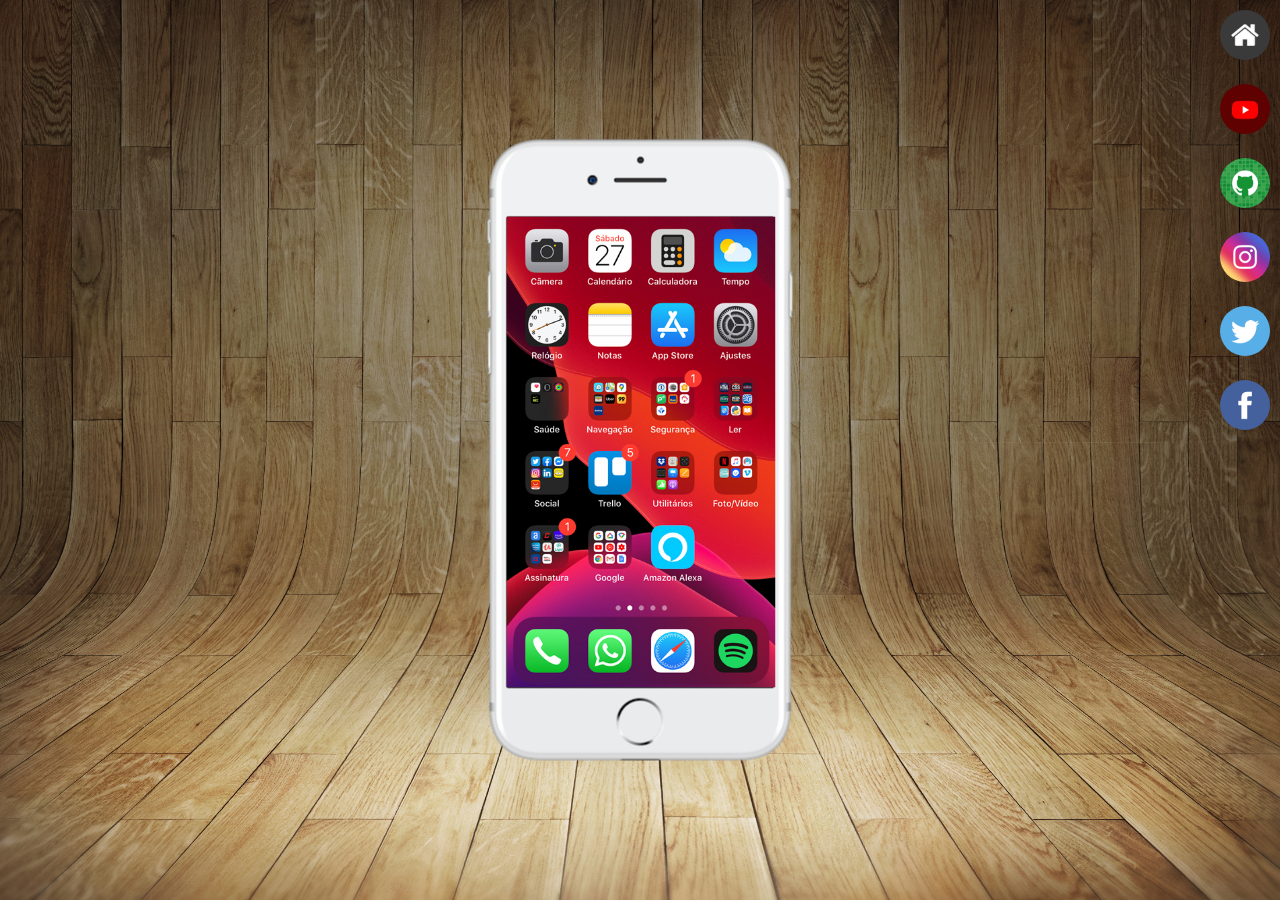
<file: index.html>
<!DOCTYPE html>
<html lang="pt-br">

<head>
    <meta charset="UTF-8">
    <meta http-equiv="X-UA-Compatible" content="IE=edge">
    <meta name="viewport" content="width=device-width, initial-scale=1.0">
    <title>Portifolio</title>
    <link rel="shortcut icon" href="Dapino.ico" type="image/x-icon">
    <link rel="stylesheet" href="style.css">
</head>

<body>
    <main>
        <section id="telefone">
            <iframe src="home.html" name="tela" id="tela" frameborder="0"></iframe>
        </section>
        <section id="redes-sociais">
            <a href="home.html" target="tela"><img src="imagens/logo-home.jpg" alt="Home"></a><br>
            <a href="youtube.html" target="tela"><img src="imagens/logo-youtube.jpg" alt="Youtube"></a><br>
            <a href="github.html" target="tela"><img src="imagens/logo-github.jpg" alt="GitHub"></a><br>
            <a href="instagram.html" target="tela"><img src="imagens/logo-instagram.jpg" alt="Instagram"></a><br>
            <a href="twitter.html" target="tela"><img src="imagens/logo-twitter.jpg" alt="Twitter"></a><br>
            <a href="facebook.html" target="tela"><img src="imagens/logo-facebook.jpg" alt="Facebook"></a>
        </section>
    </main>
</body>

</html>
</file>
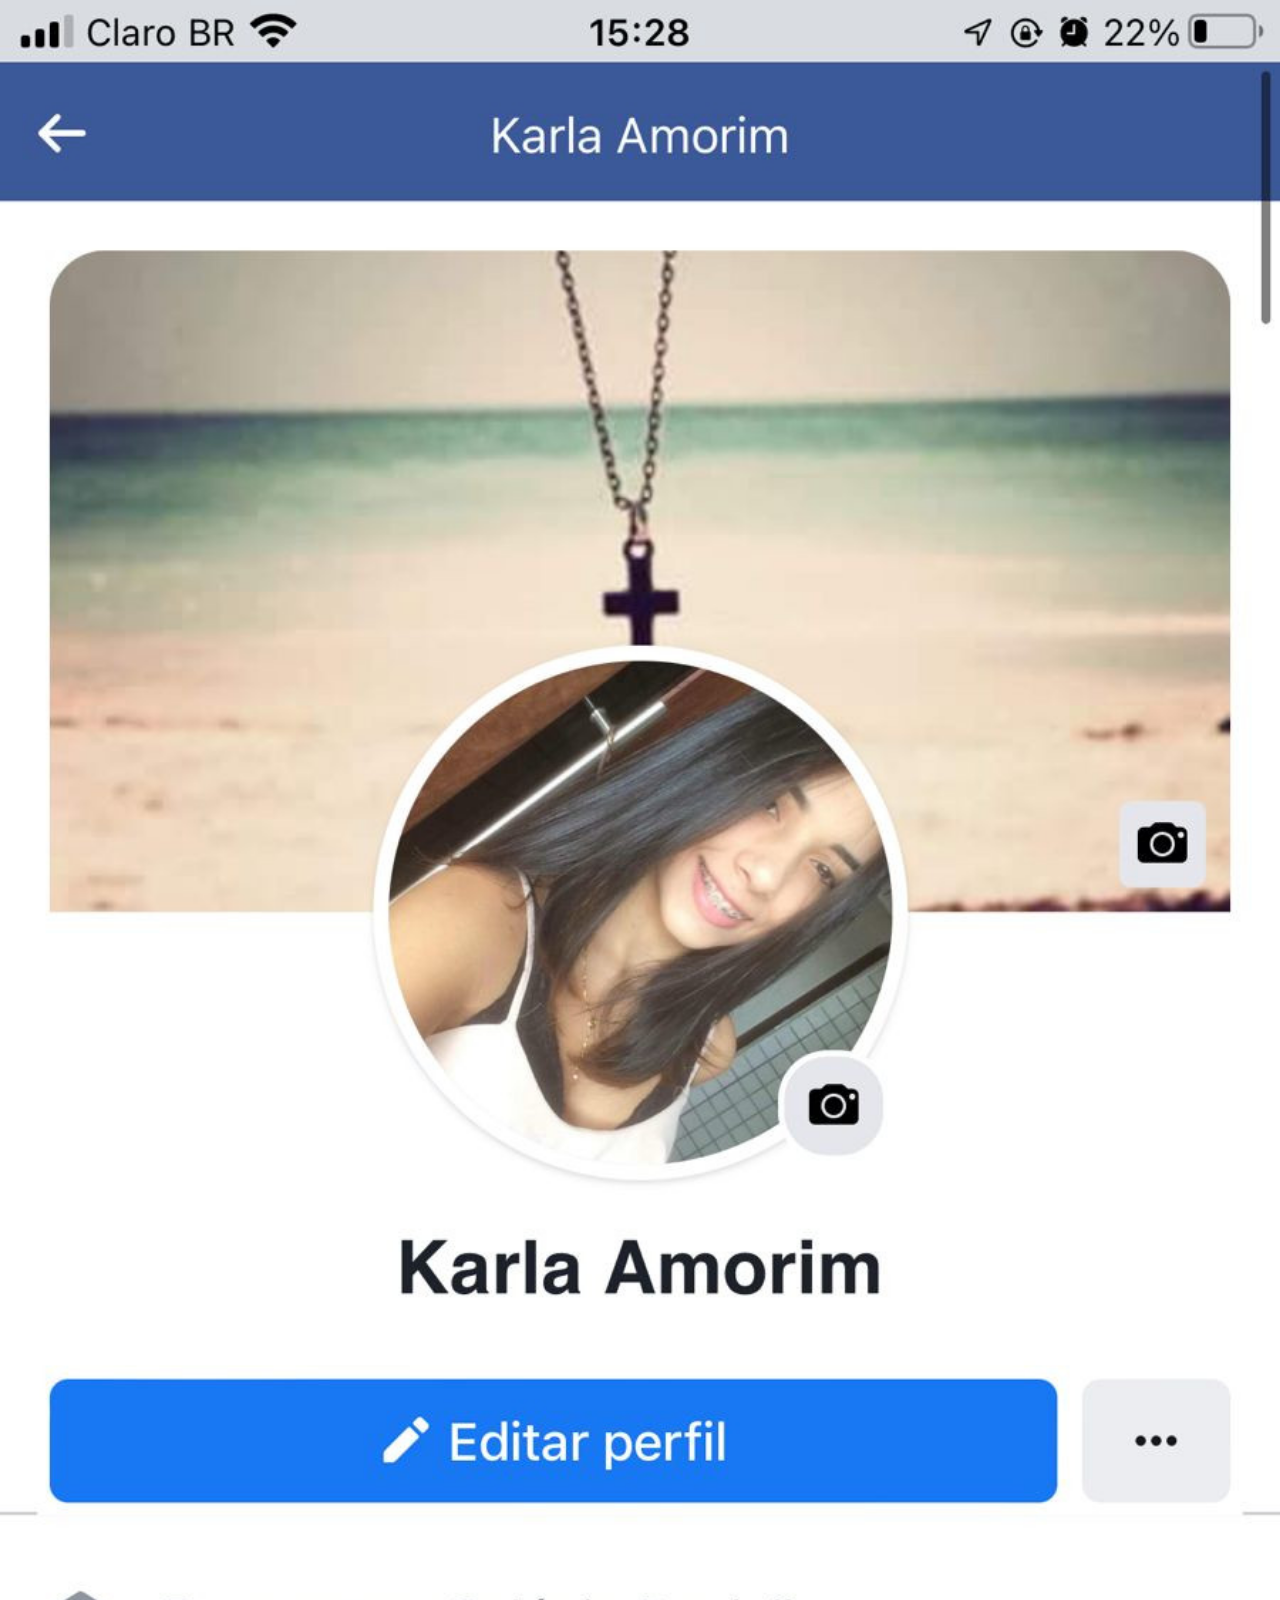
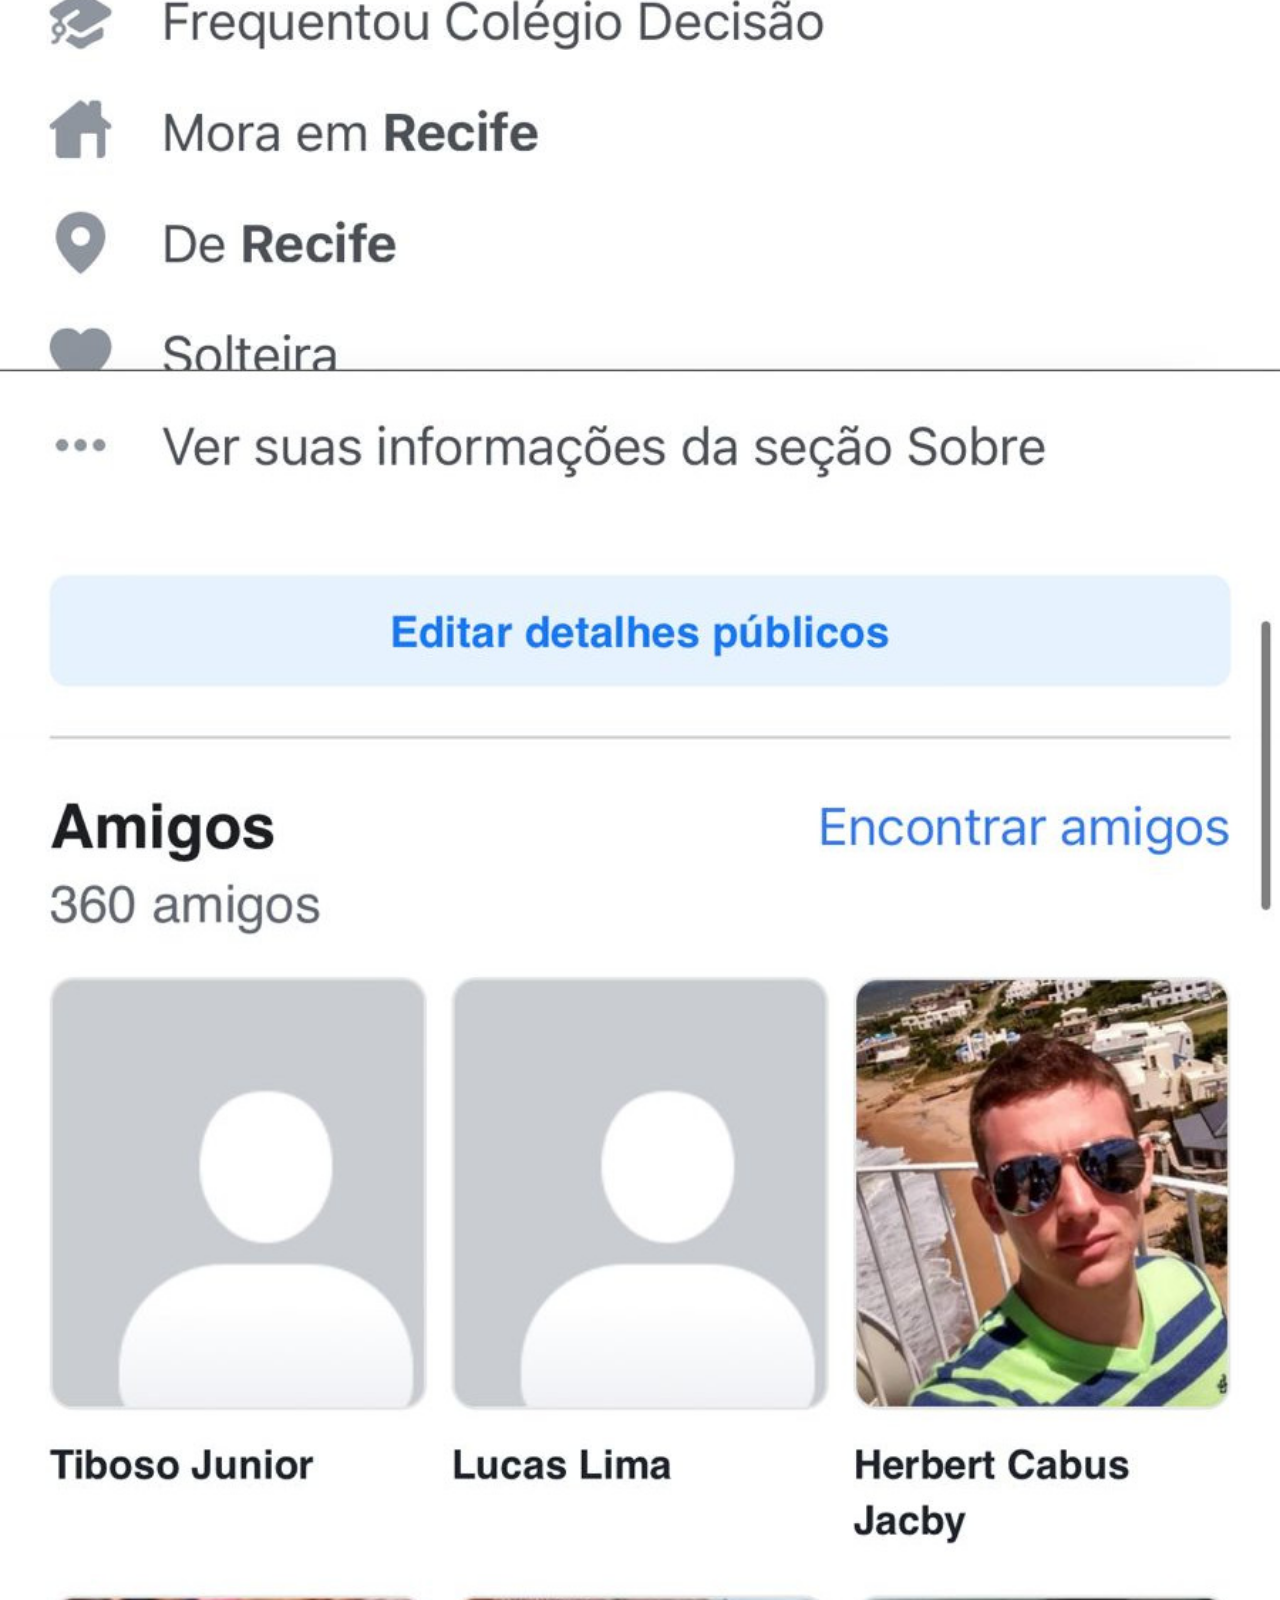
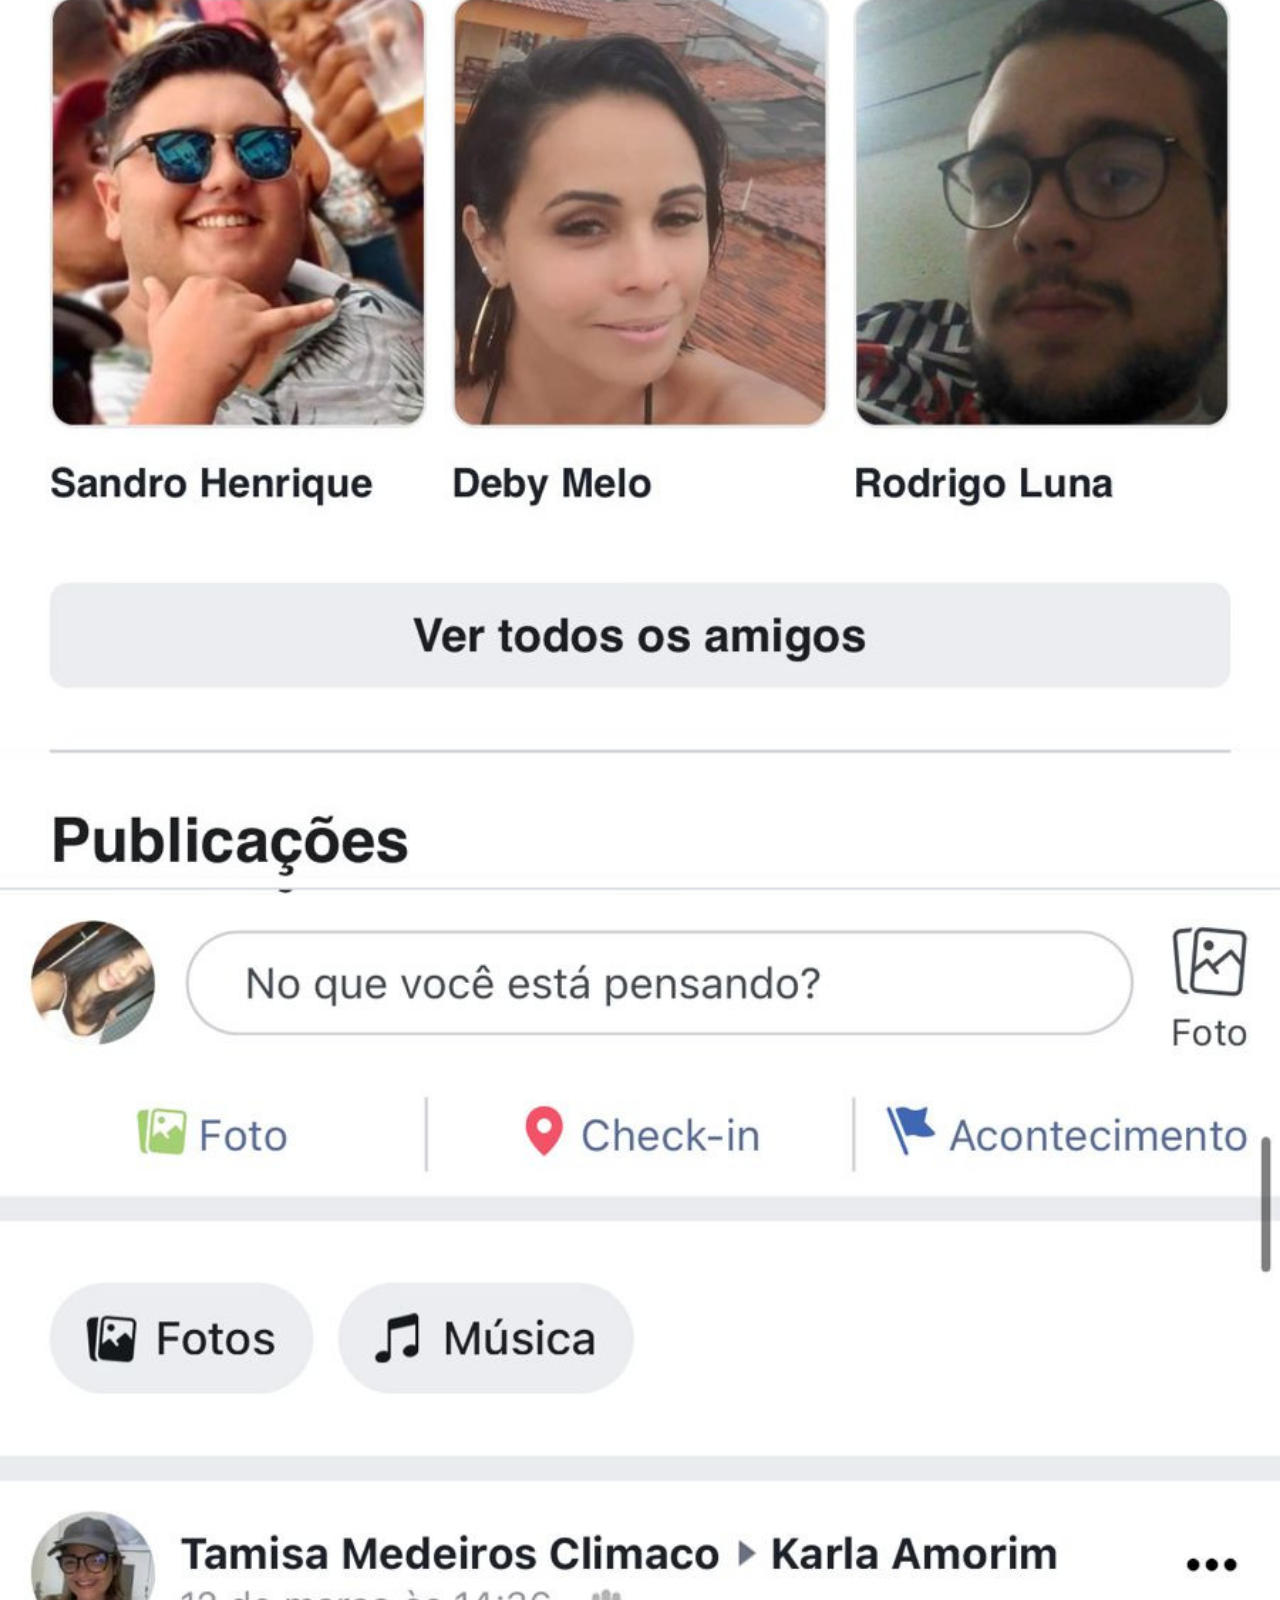
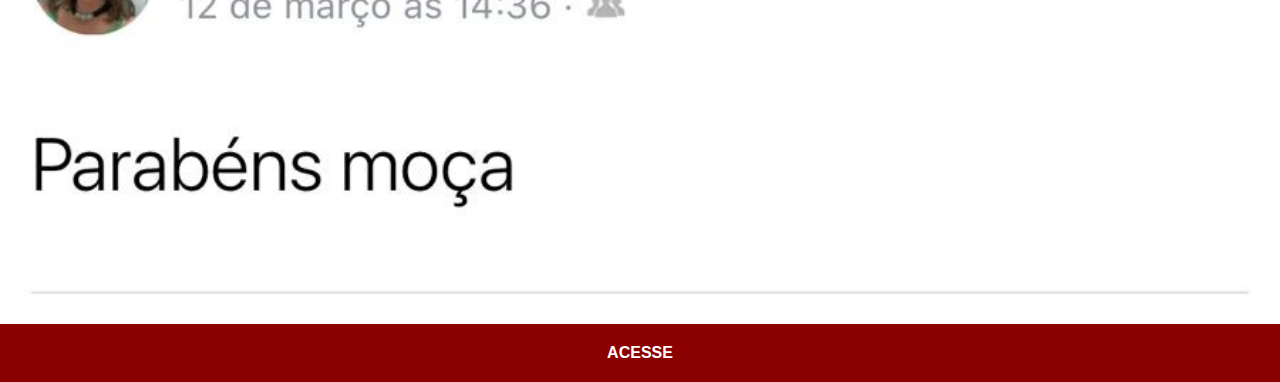
<file: facebook.html>
<!DOCTYPE html>
<html lang="pt-br">
<head>
    <meta charset="UTF-8">
    <meta http-equiv="X-UA-Compatible" content="IE=edge">
    <meta name="viewport" content="width=device-width, initial-scale=1.0">
    <title>Facebook</title>
    <link rel="stylesheet" href="style/sociais.css">
</head>
<body>
    <img src="imagens/facebook.jpeg" alt="Facebook">
    <a href="https://www.facebook.com/amorimkarla/" target="_blank">ACESSE</a>
</body>
</html>
</file>
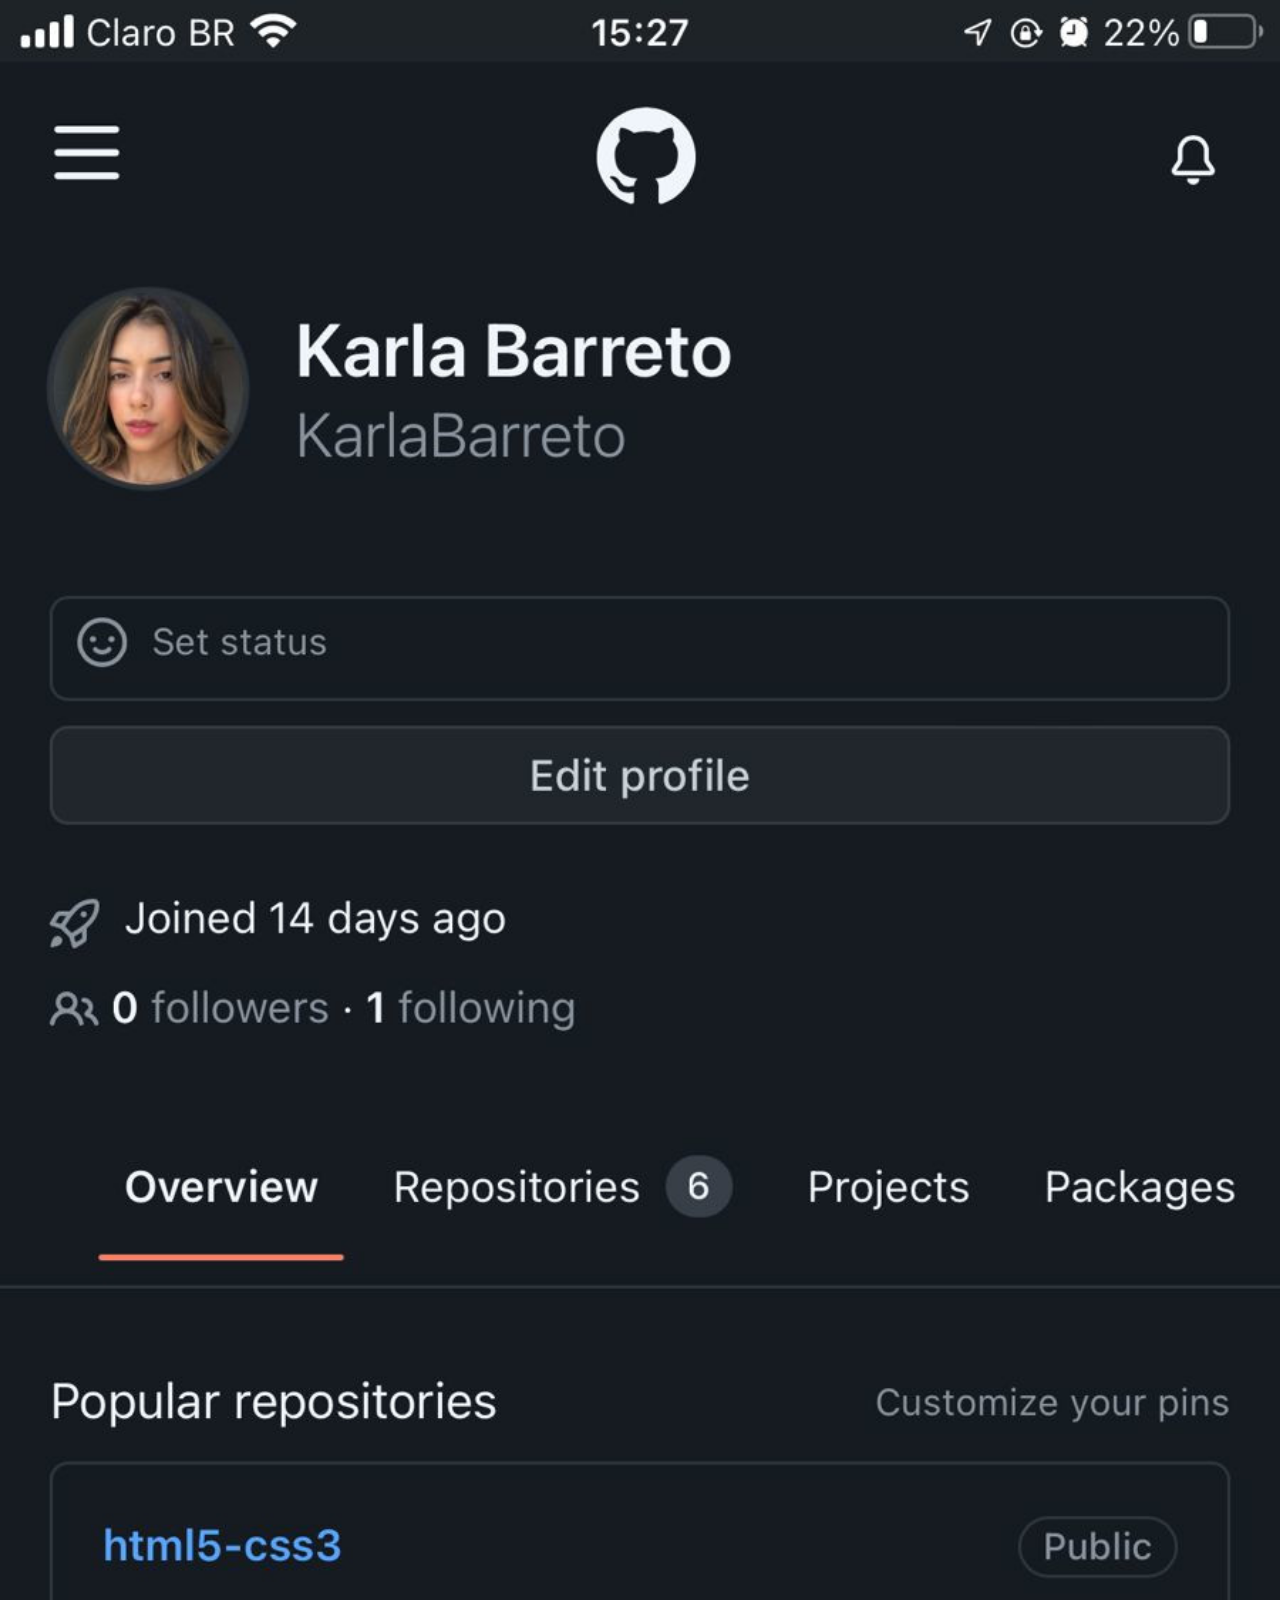
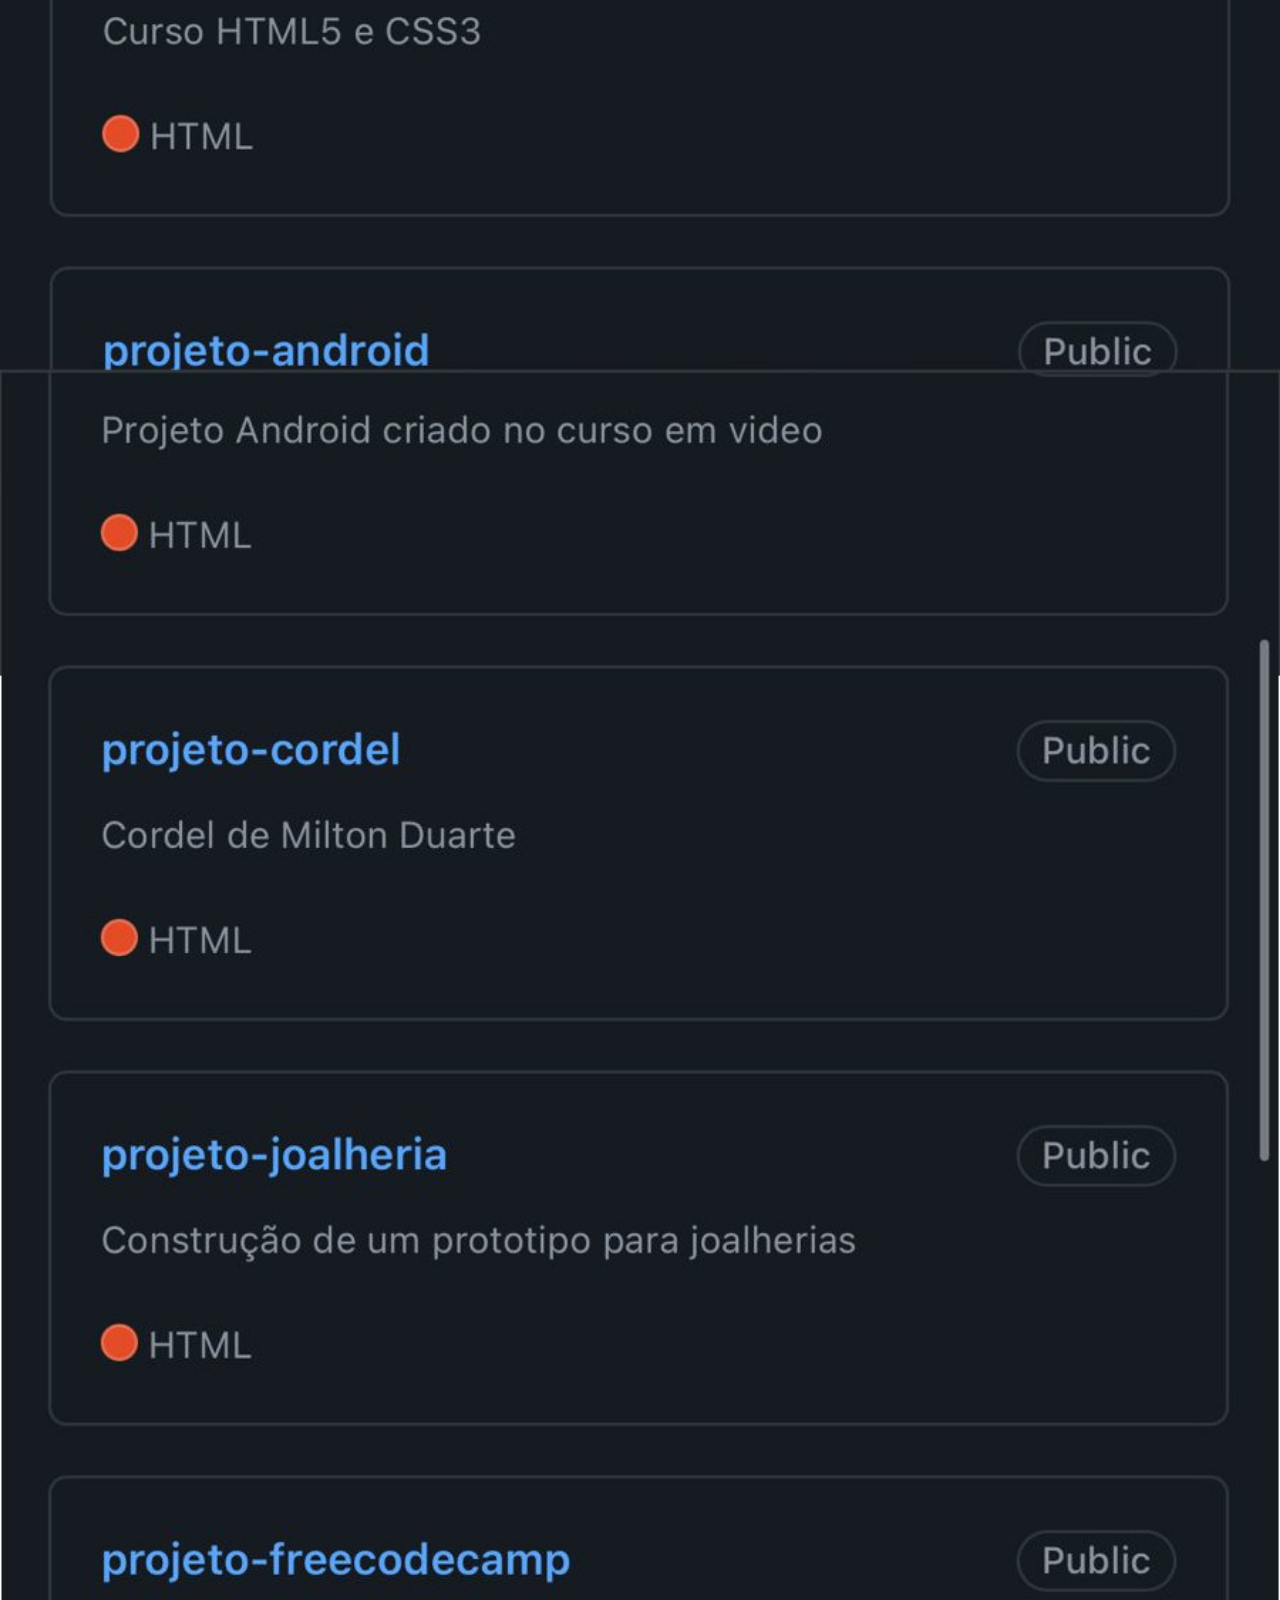
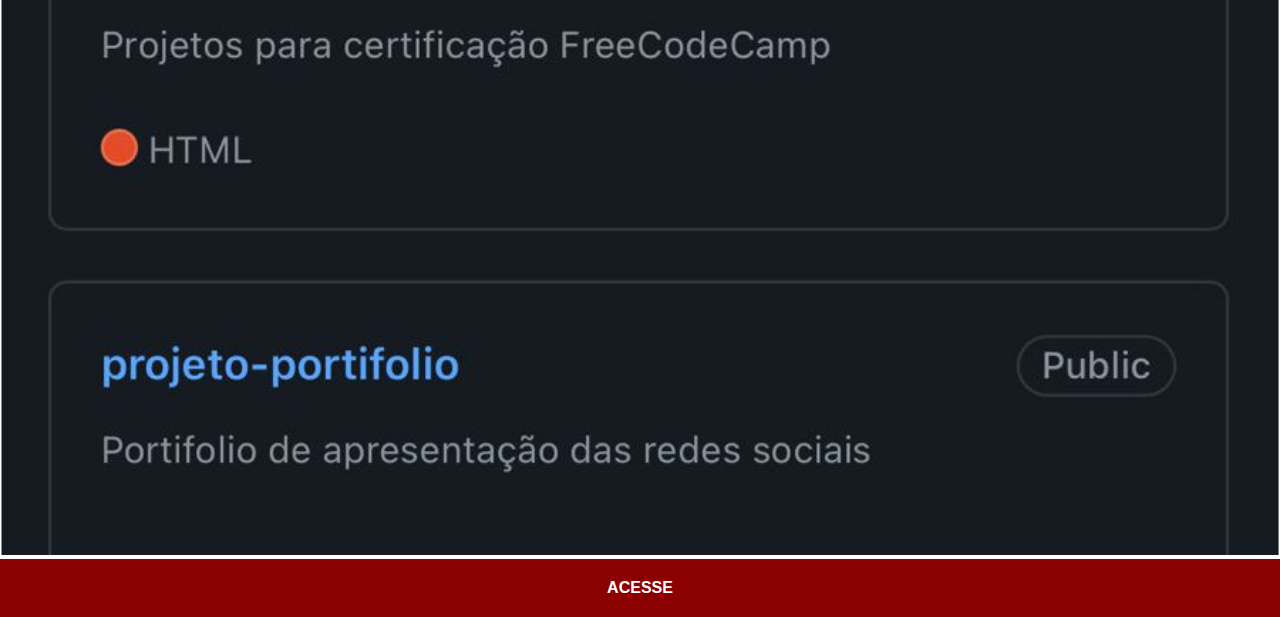
<file: github.html>
<!DOCTYPE html>
<html lang="pt-br">
<head>
    <meta charset="UTF-8">
    <meta http-equiv="X-UA-Compatible" content="IE=edge">
    <meta name="viewport" content="width=device-width, initial-scale=1.0">
    <title>github</title>
    <link rel="stylesheet" href="style/sociais.css">
</head>
<body>
    <img src="imagens/github.jpeg" alt="GitHub">
    <a href="https://github.com/KarlaBarreto" target="_blank">ACESSE</a>
</body>
</html>
</file>
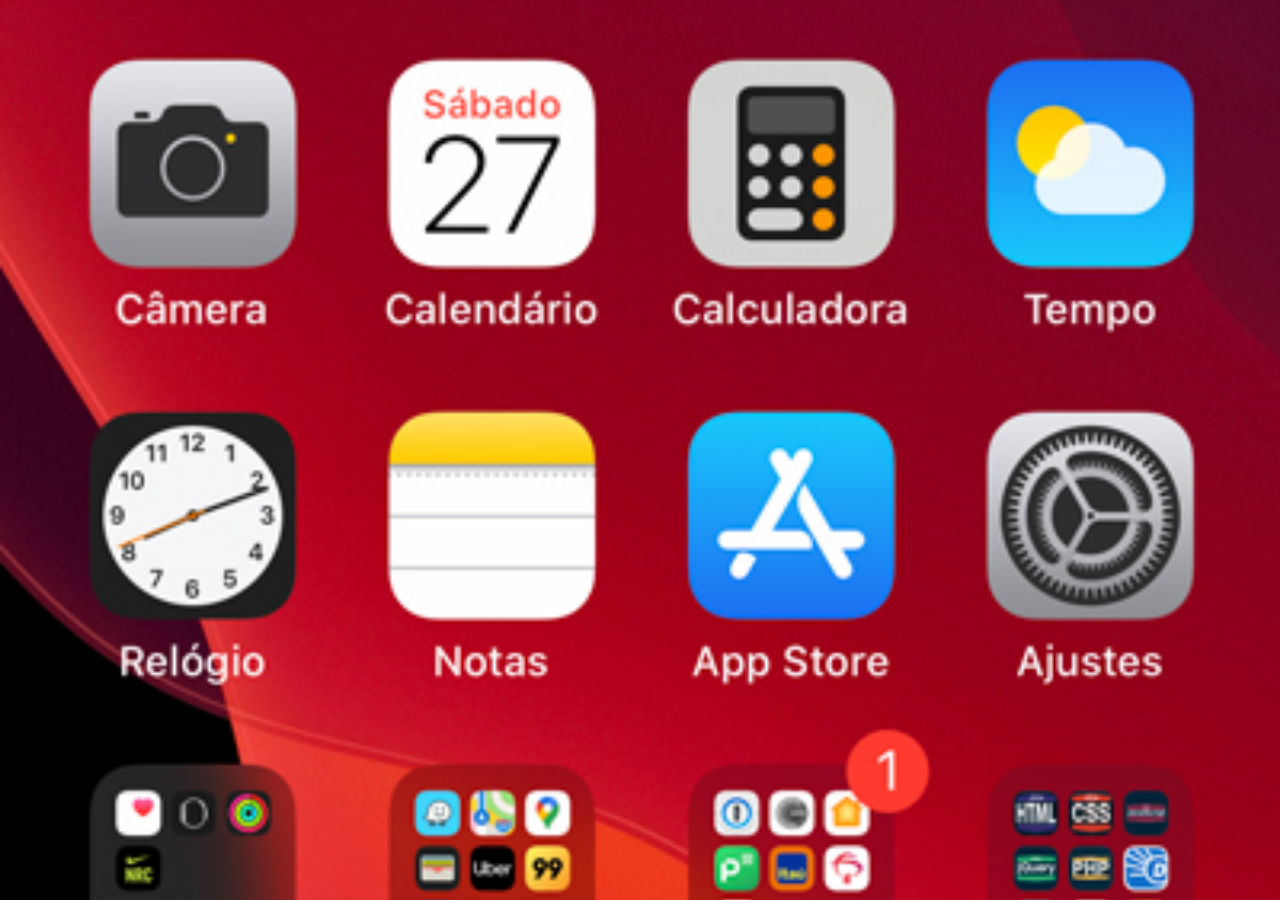
<file: home.html>
<!DOCTYPE html>
<html lang="pt-br">
<head>
    <meta charset="UTF-8">
    <meta http-equiv="X-UA-Compatible" content="IE=edge">
    <meta name="viewport" content="width=device-width, initial-scale=1.0">
    <title>Home</title>
    <style>
        * {
            margin: 0px;
            padding: 0px;
        }

        body {
            width: 100vw;
            height: 100vh;
            background-image: url('imagens/tela-home.jpg');
            background-repeat: no-repeat;
            background-position: top center;
            background-size: cover;
        }
    </style>
</head>
<body>
    
</body>
</html>
</file>
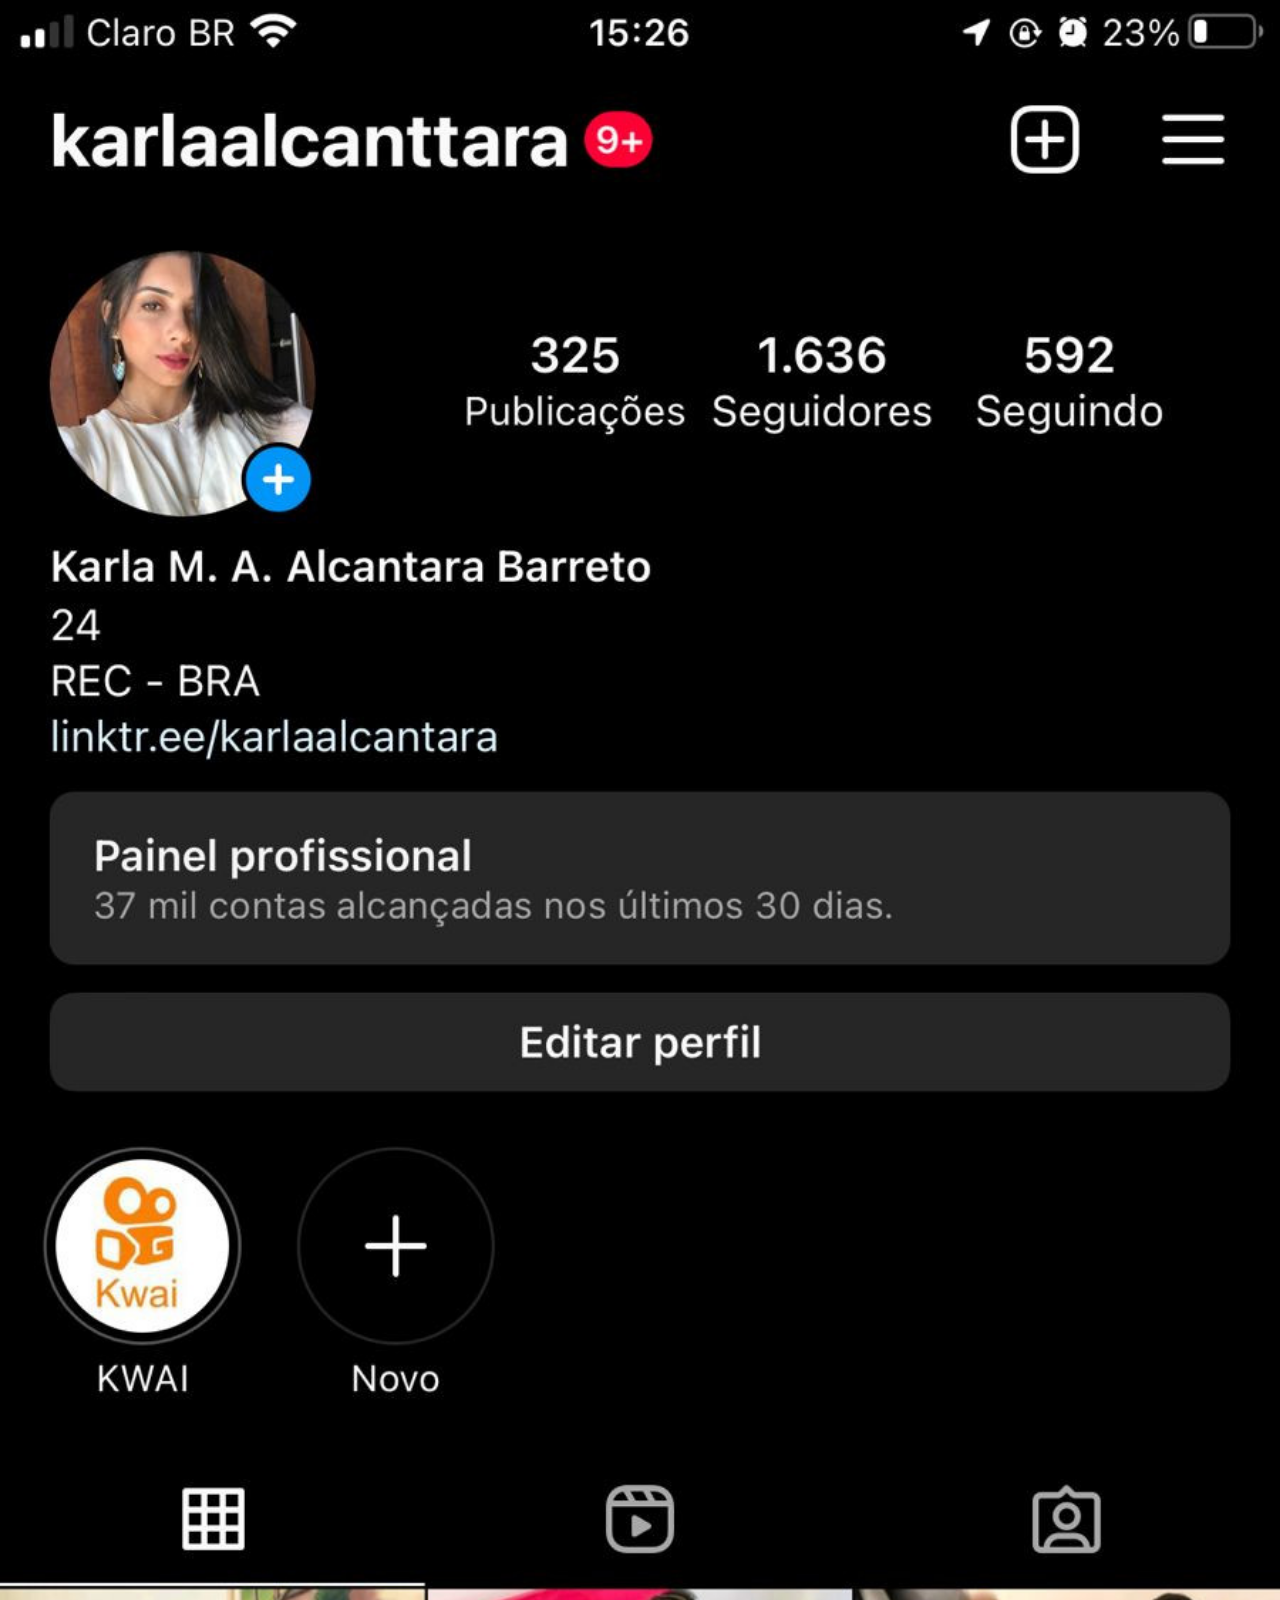
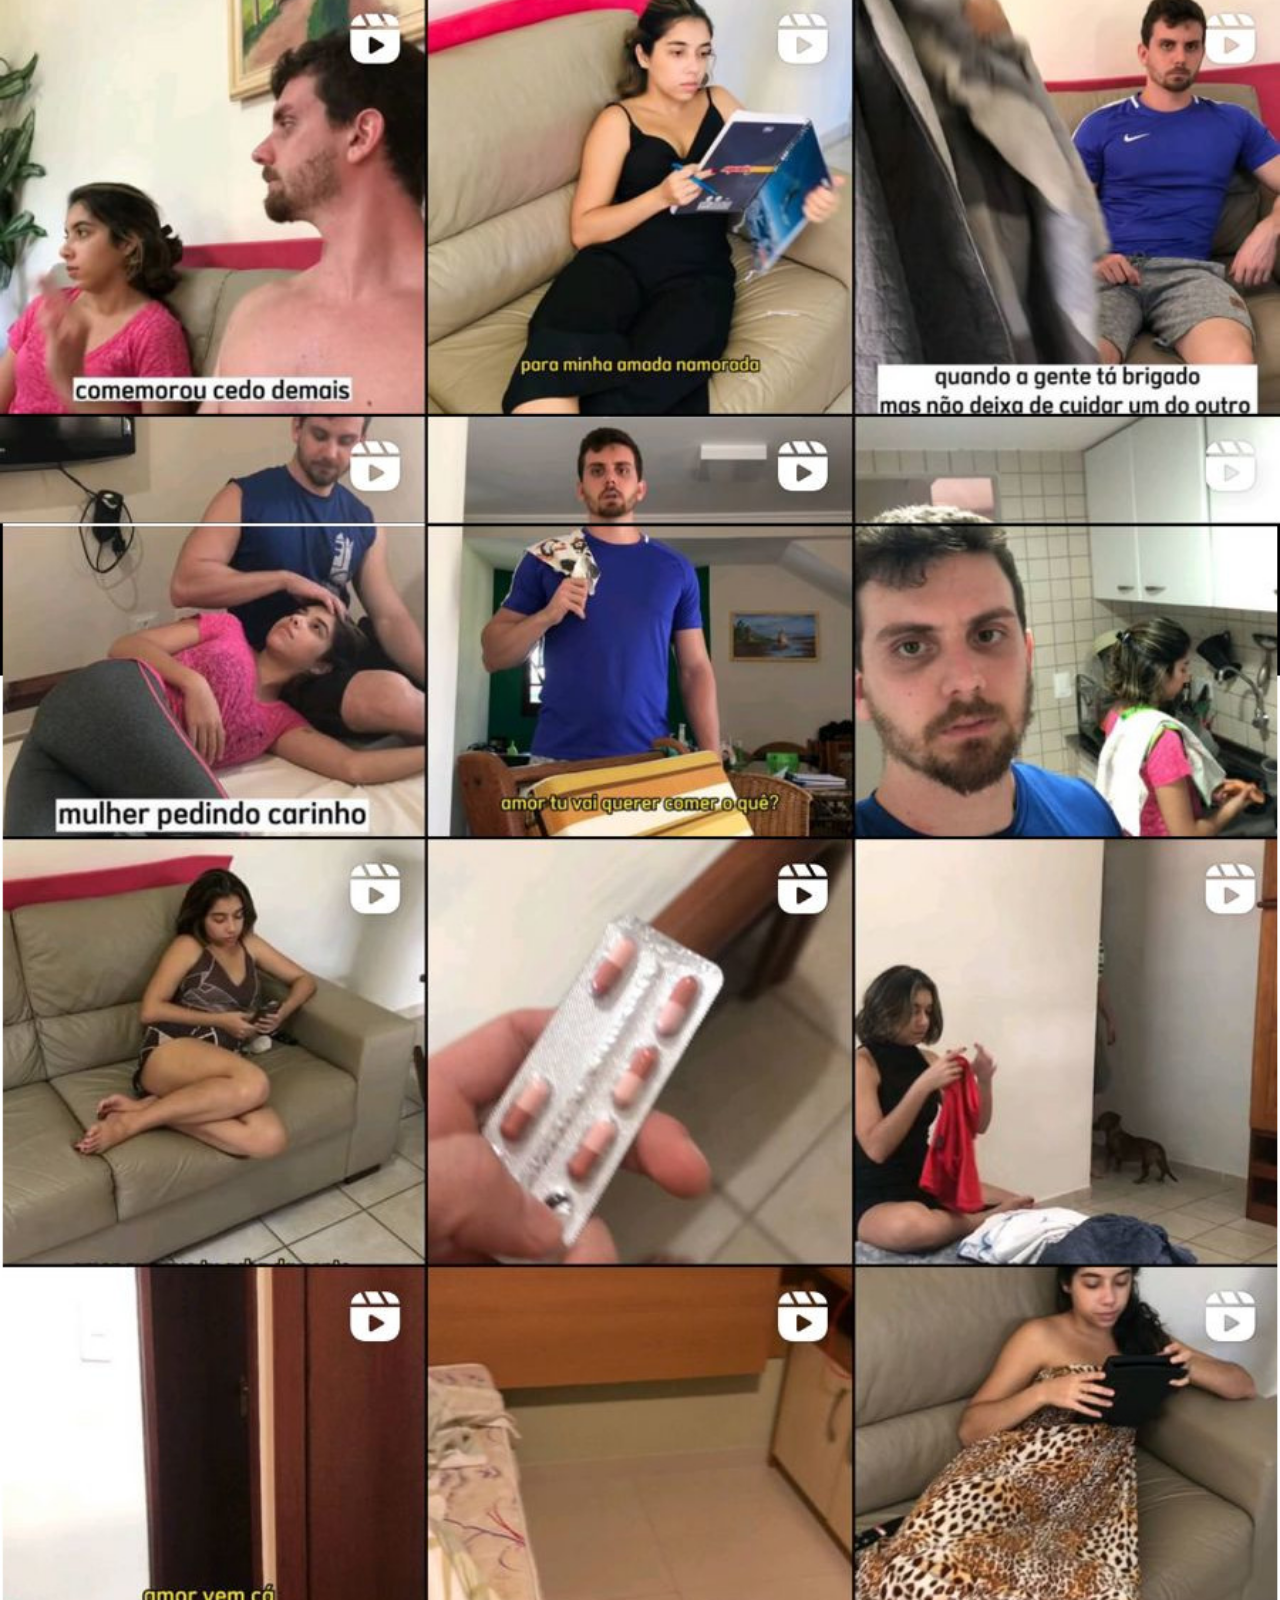
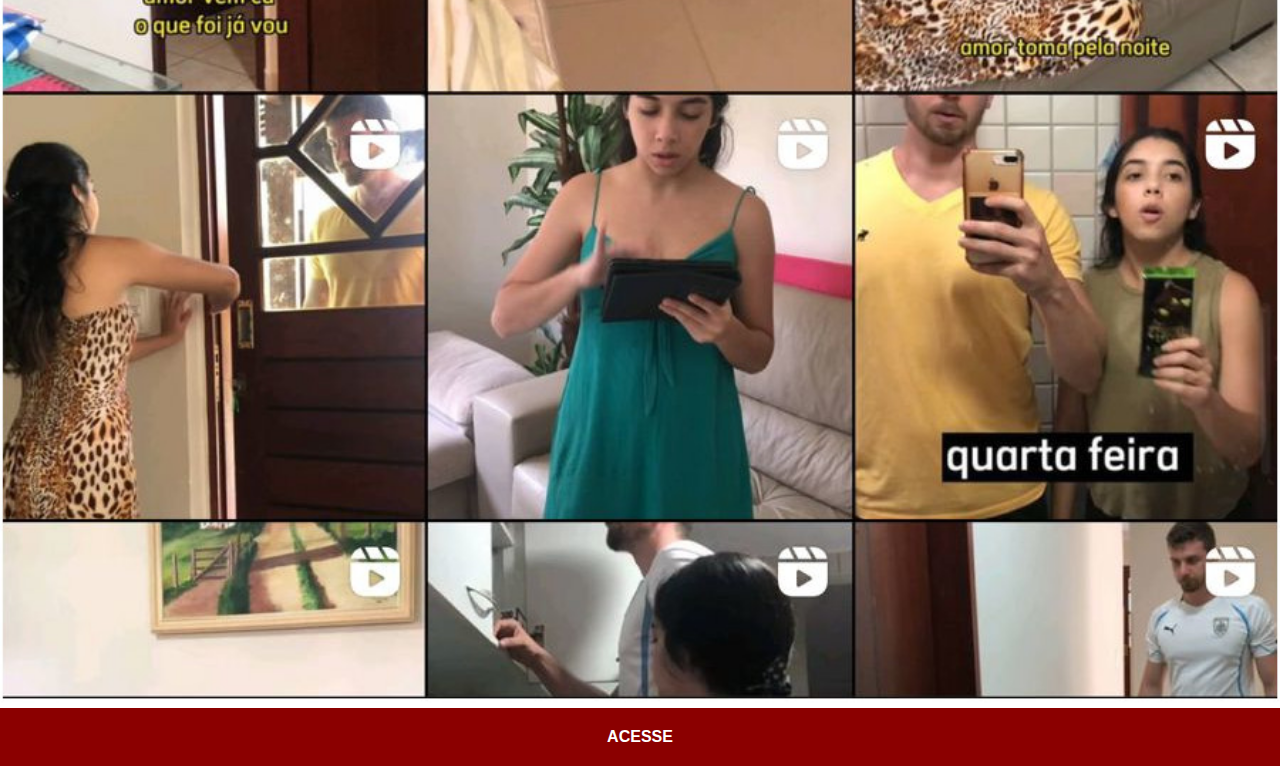
<file: instagram.html>
<!DOCTYPE html>
<html lang="pt-br">
<head>
    <meta charset="UTF-8">
    <meta http-equiv="X-UA-Compatible" content="IE=edge">
    <meta name="viewport" content="width=device-width, initial-scale=1.0">
    <title>Instagram</title>
    <link rel="stylesheet" href="style/sociais.css">
</head>
<body>
    <img src="imagens/instagram.jpeg" alt="Instagram">
    <a href="https://instagram.com/KarlaAlcanttara" target="_blank">ACESSE</a>
    
</body>
</html>
</file>
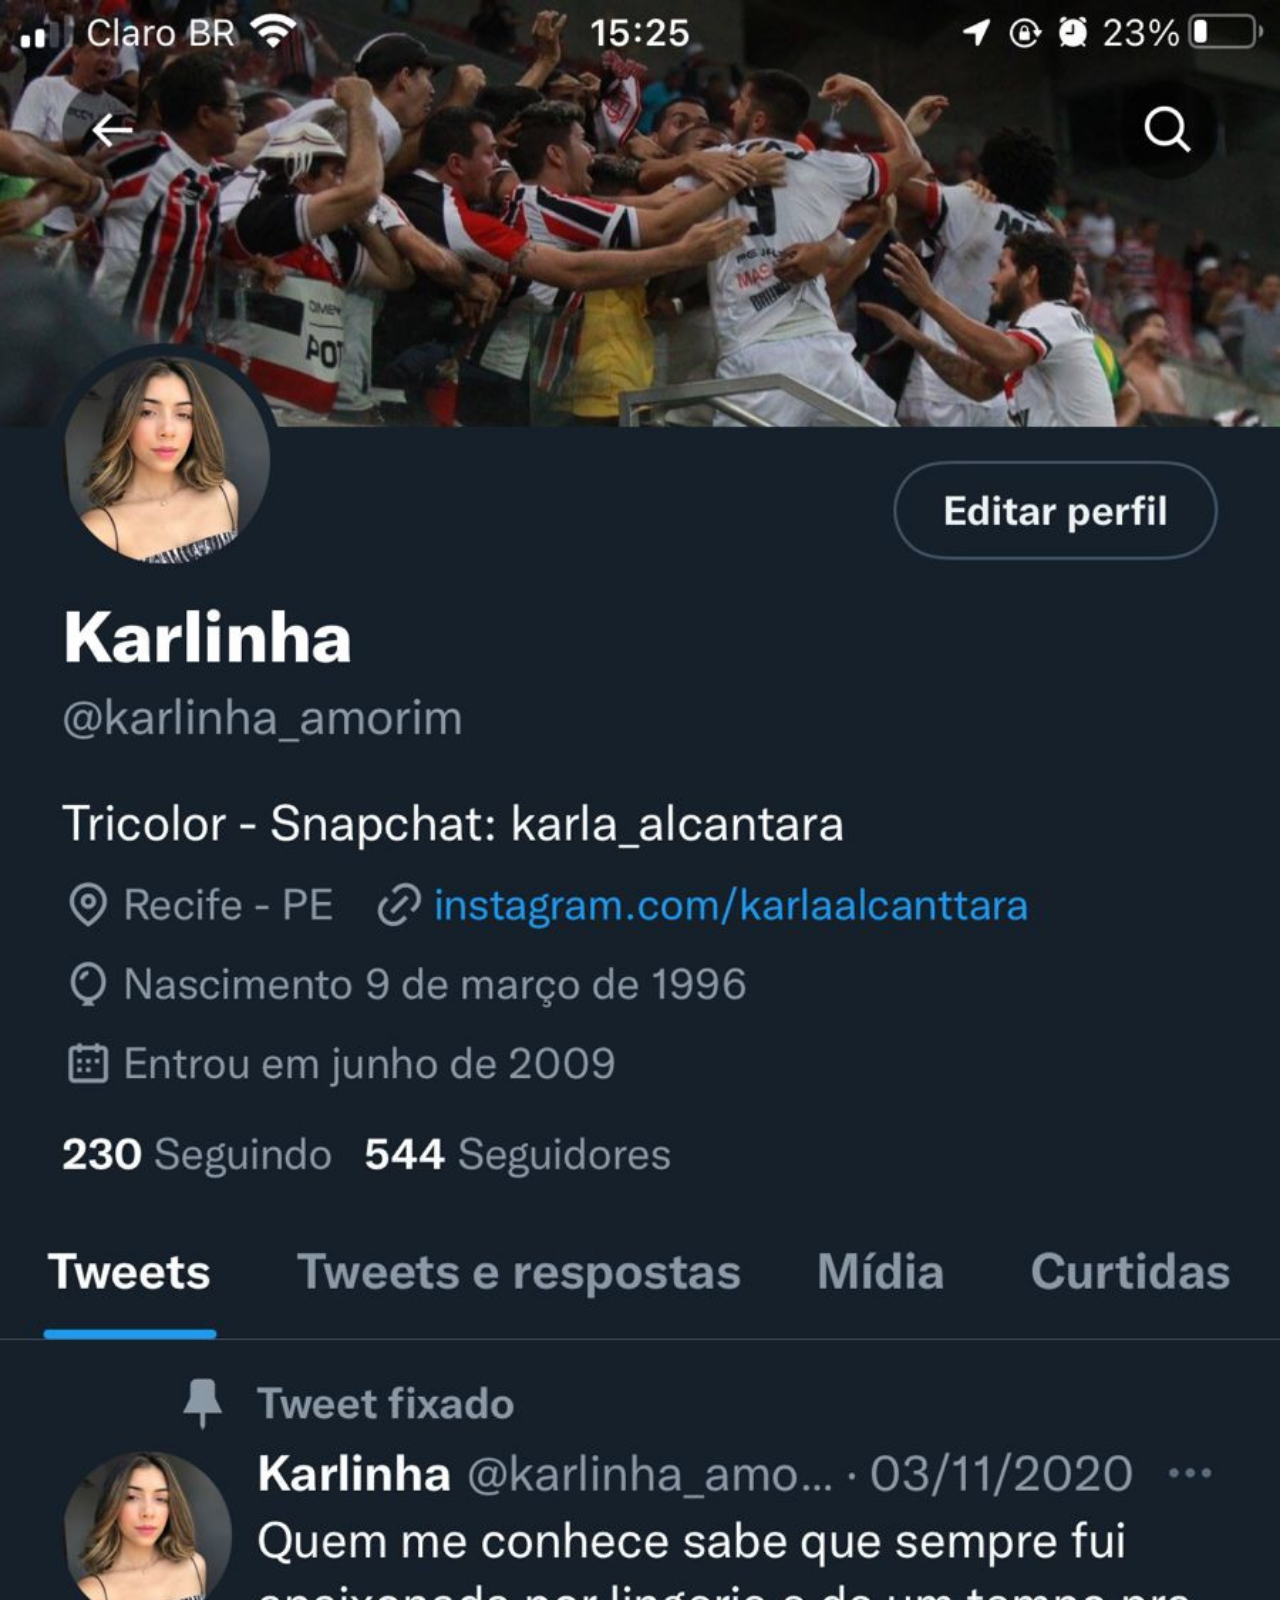
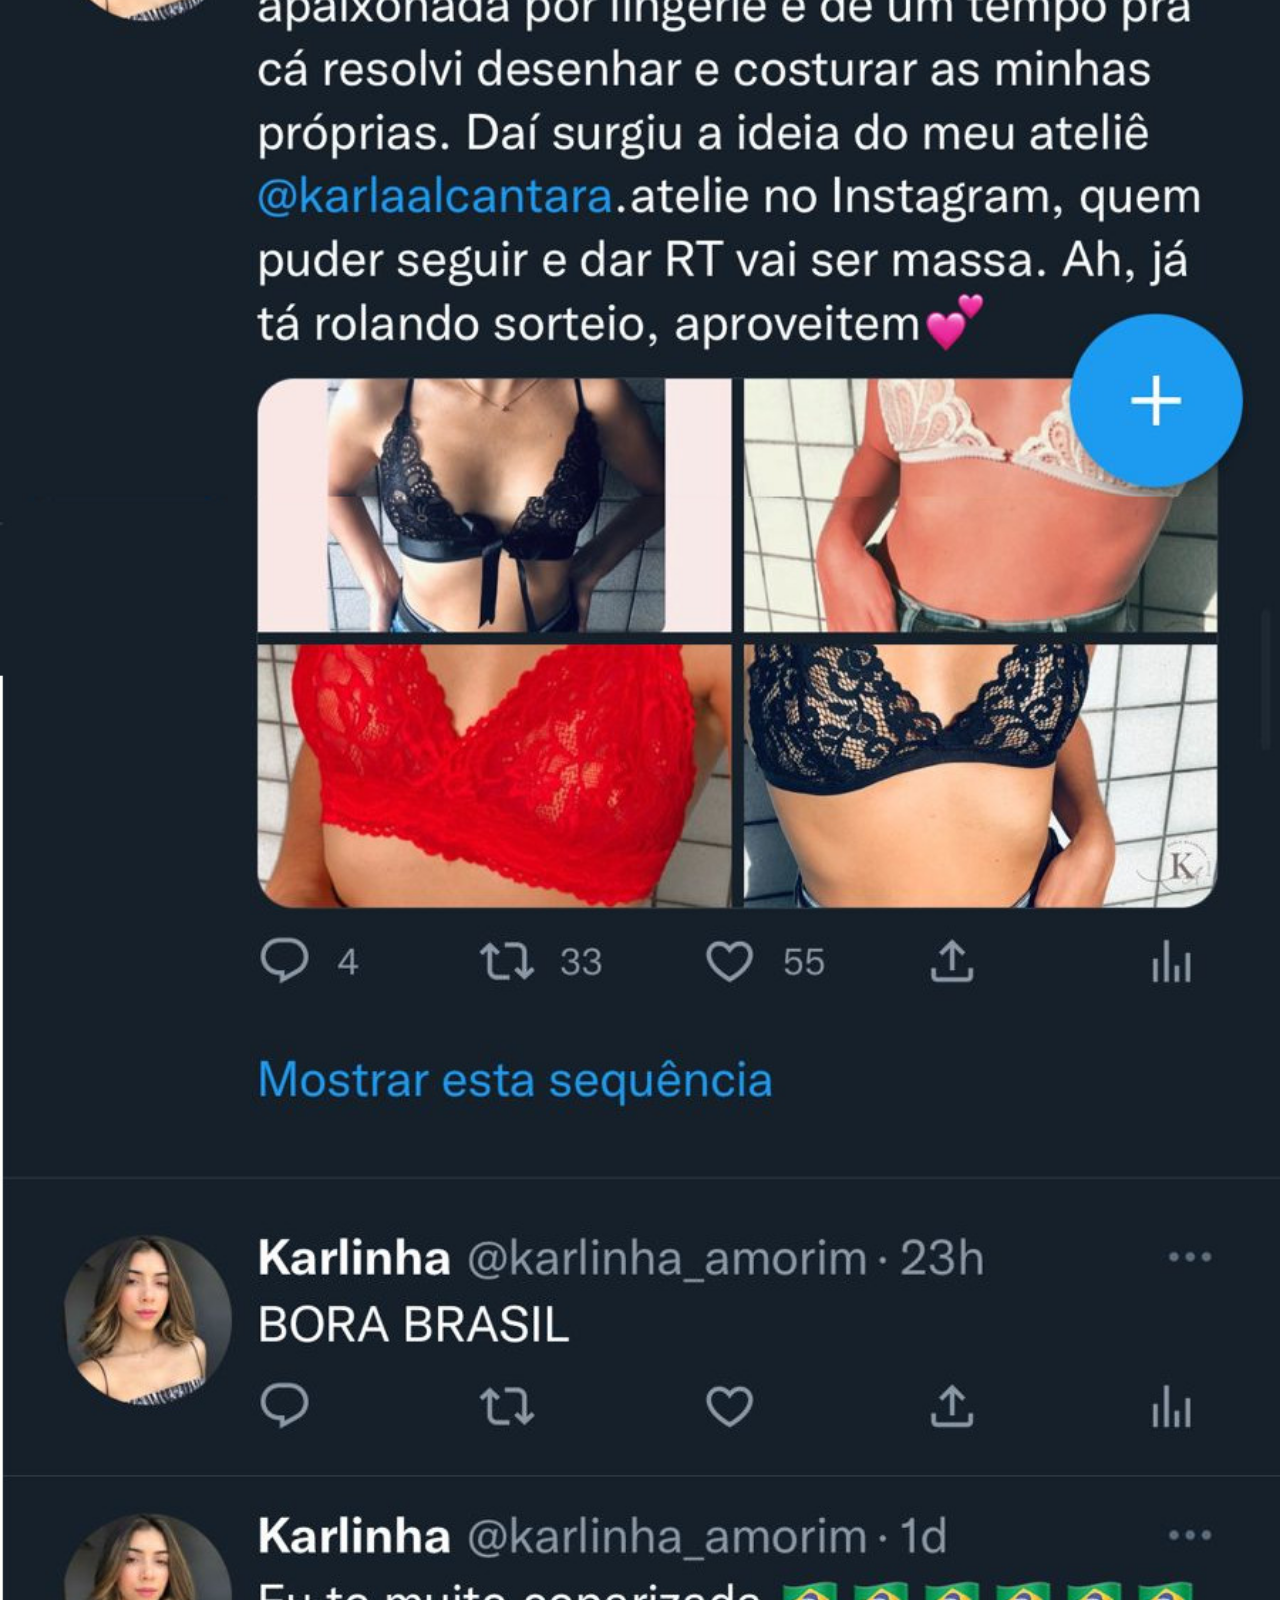
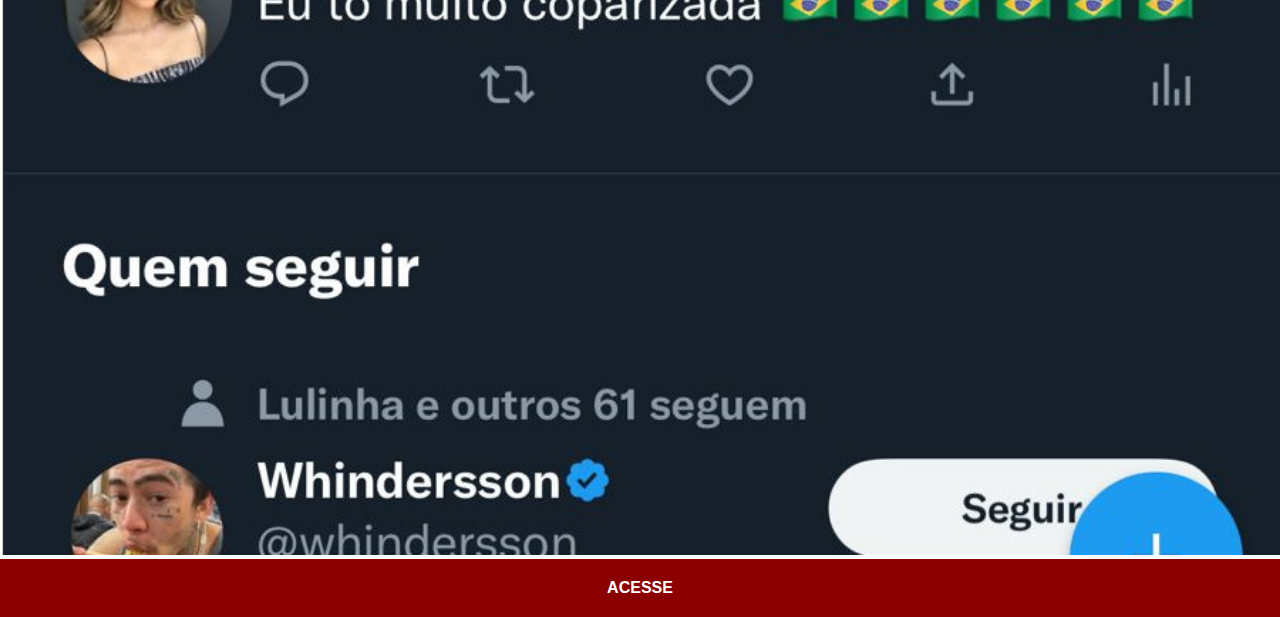
<file: twitter.html>
<!DOCTYPE html>
<html lang="pt-br">
<head>
    <meta charset="UTF-8">
    <meta http-equiv="X-UA-Compatible" content="IE=edge">
    <meta name="viewport" content="width=device-width, initial-scale=1.0">
    <title>Twitter</title>
    <link rel="stylesheet" href="style/sociais.css">
</head>
<body>
    <img src="imagens/twitter2.jpeg" alt="Twitter">
    <a href="https://twitter.com/karlinha_amorim" target="_blank">ACESSE</a>
</body>
</html>
</file>
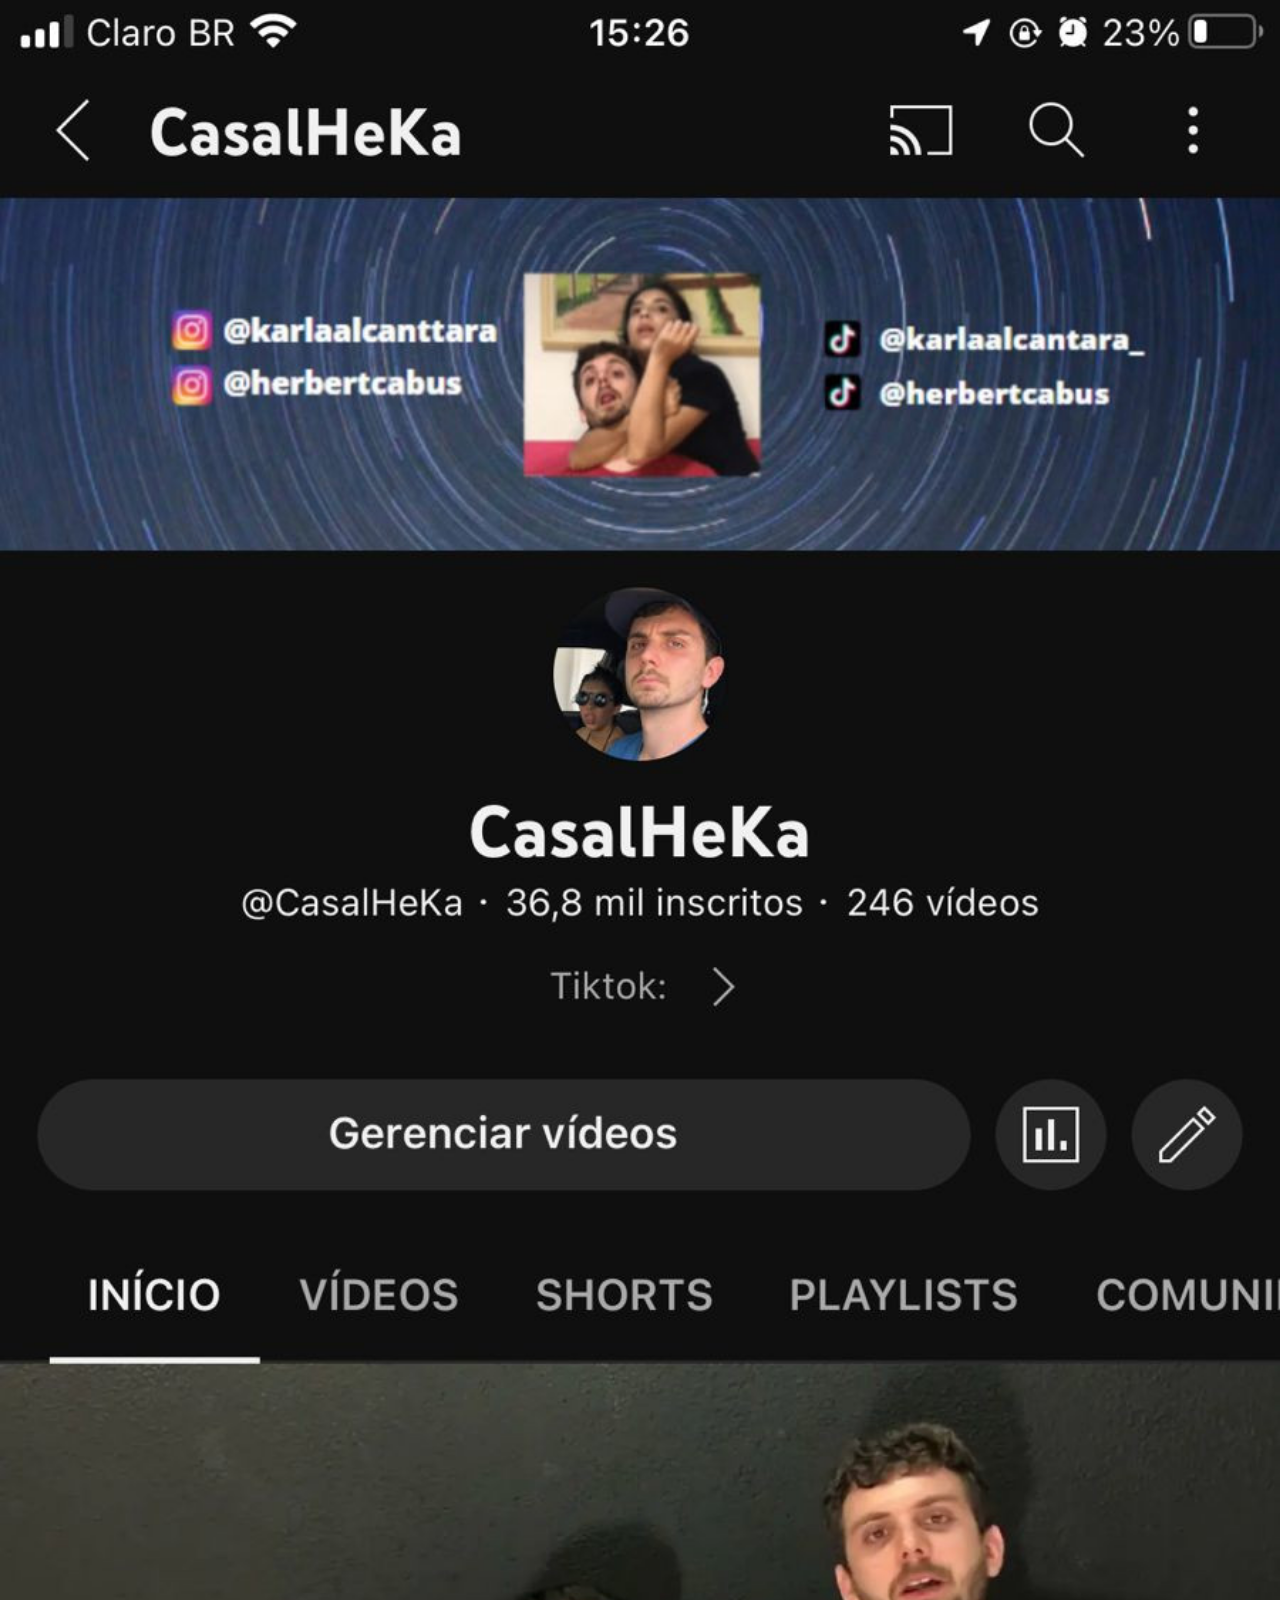
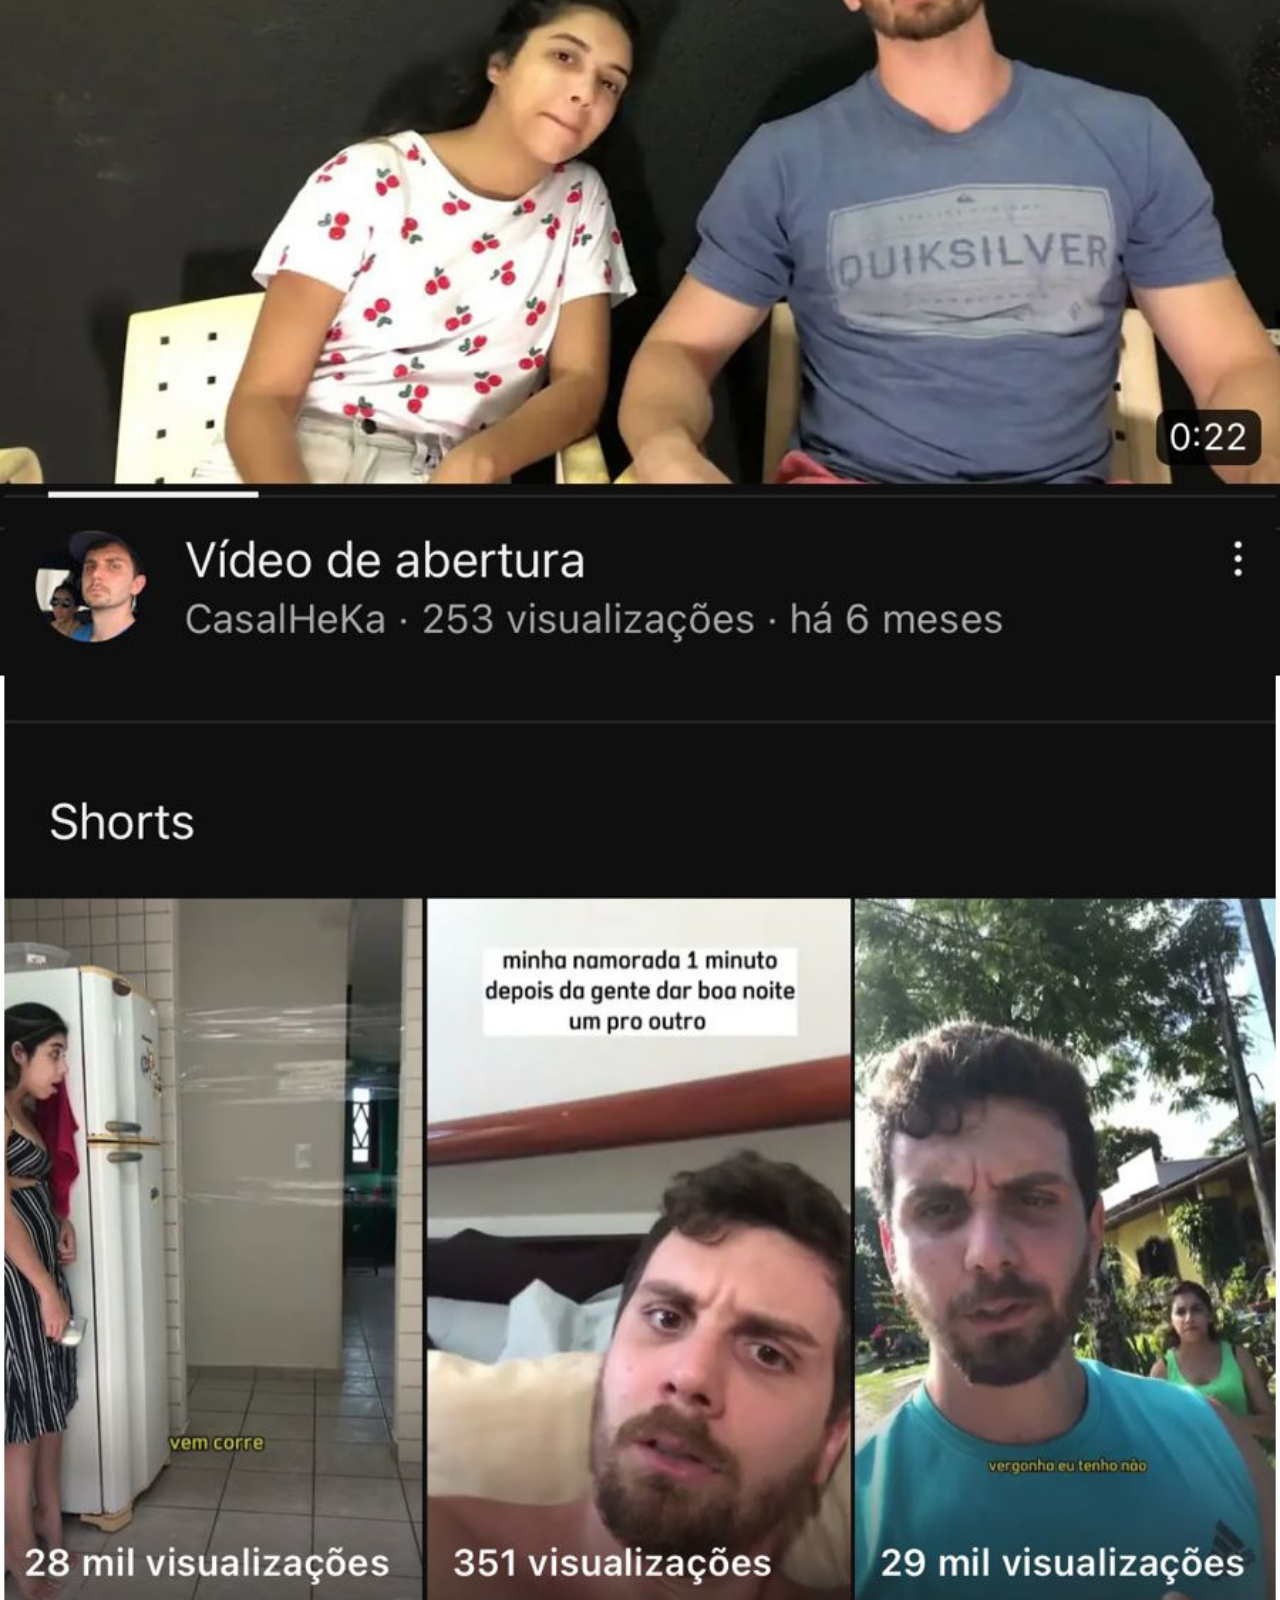
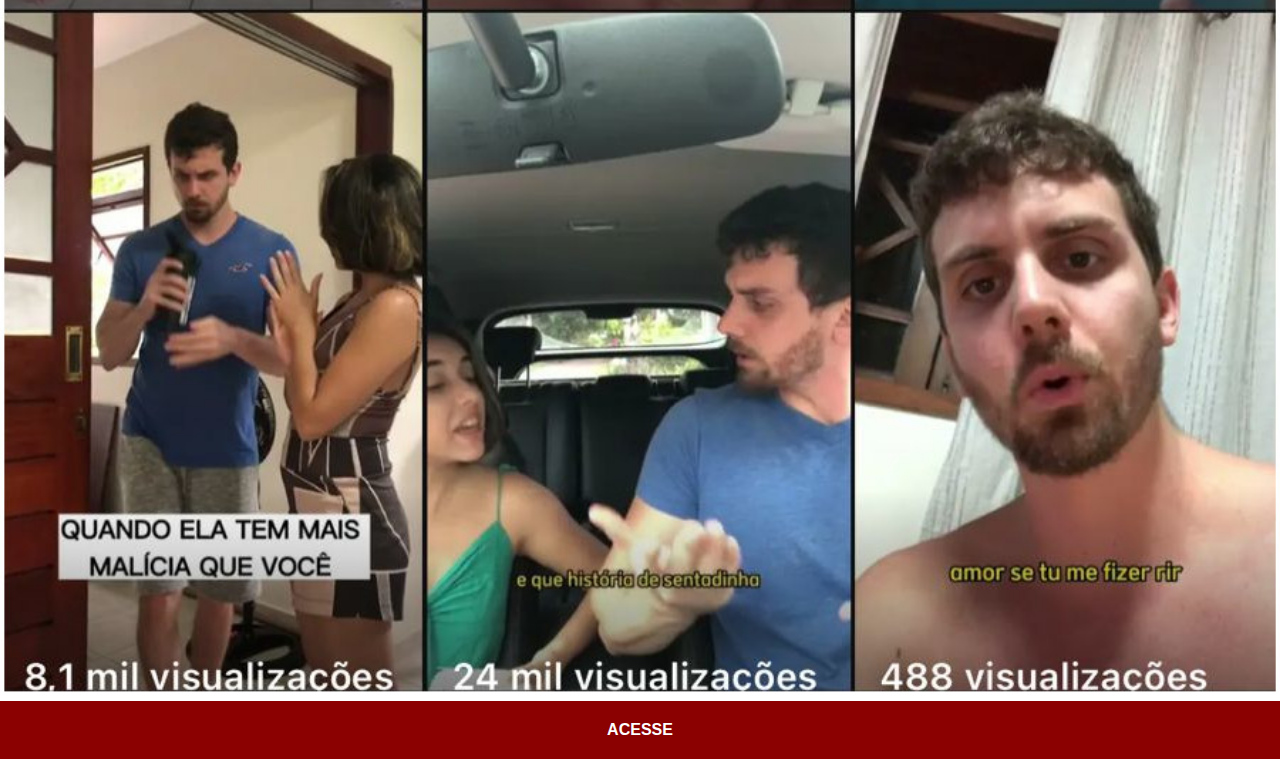
<file: youtube.html>
<!DOCTYPE html>
<html lang="pt-br">
<head>
    <meta charset="UTF-8">
    <meta http-equiv="X-UA-Compatible" content="IE=edge">
    <meta name="viewport" content="width=device-width, initial-scale=1.0">
    <title>Youtube</title>
    <link rel="stylesheet" href="style/sociais.css">
</head>
<body>
    <img src="imagens/youtube.jpeg" alt="Youtube"> 
    <a href="https://www.youtube.com/" target="_blank">ACESSE</a>
</body>
</html>
</file>
<file: style.css>
@charset "UTF-8";

* {
    margin: 0px;
    padding: 0px;
}

html, body {    
    height: 100vh;
    width: 100vw;
    background-color: black;
}

body {
    background: url('imagens/fundo-madeira.jpg') no-repeat top center;   
    background-size: cover; 
    background-attachment: fixed;   
}

main {
    position: relative;
    height: 100vh;    
}

section#telefone {
    position: absolute;
    top: 50%; /*para centralizar a imagem do telefone*/
    left: 50%; /*para centralizar a imagem do telefone*/
    transform: translate(-50%, -50%); /*para centralizar a imagem do telefone*/
    height: 627px;
    width: 311px;
    background-image: url('imagens/frame-iphone.png');
    background-repeat: no-repeat;
}

iframe#tela {
    position: relative;
    top: 80px; /*adaptar a imagem home no top do display do telefone*/
    left: 22px; /*adaptar a imagem home nos lados do display do telefone*/
    width: 269px; /*largura ideal para a imagem cobrir o display do telefone*/
    height: 471px; /*altura ideial para a imagem cobrir o display do telefone*/
}

section#redes-sociais {
    text-align: right; /*somente para mudar o lado dos icones das redes sociais*/
}

section#redes-sociais img {
    width: 50px; 
    margin: 10px; /*para espaçar um icone do outro*/
    border-radius: 50%; /*para arredondar o icone das redes sociais*/
}

section#redes-sociais img:hover {
    border: 2px solid white;
}
</file>
<file: style/sociais.css>
@charset "UTF-8";

* {
    margin: 0px;
    padding: 0px;
    font-family: Arial, Helvetica, sans-serif;
}

::-webkit-scrollbar { /*serve para sumir barra de rolagem sem mexer no tamanho da imagem*/
    width: 0px;
    height: 0px;
}

img {
    width: 100vw;
}

a {
    display: block;
    background-color: darkred;
    color: white;
    padding: 20px;
    text-align: center;
    font-weight: bolder;
    text-decoration: none;
}
</file>
